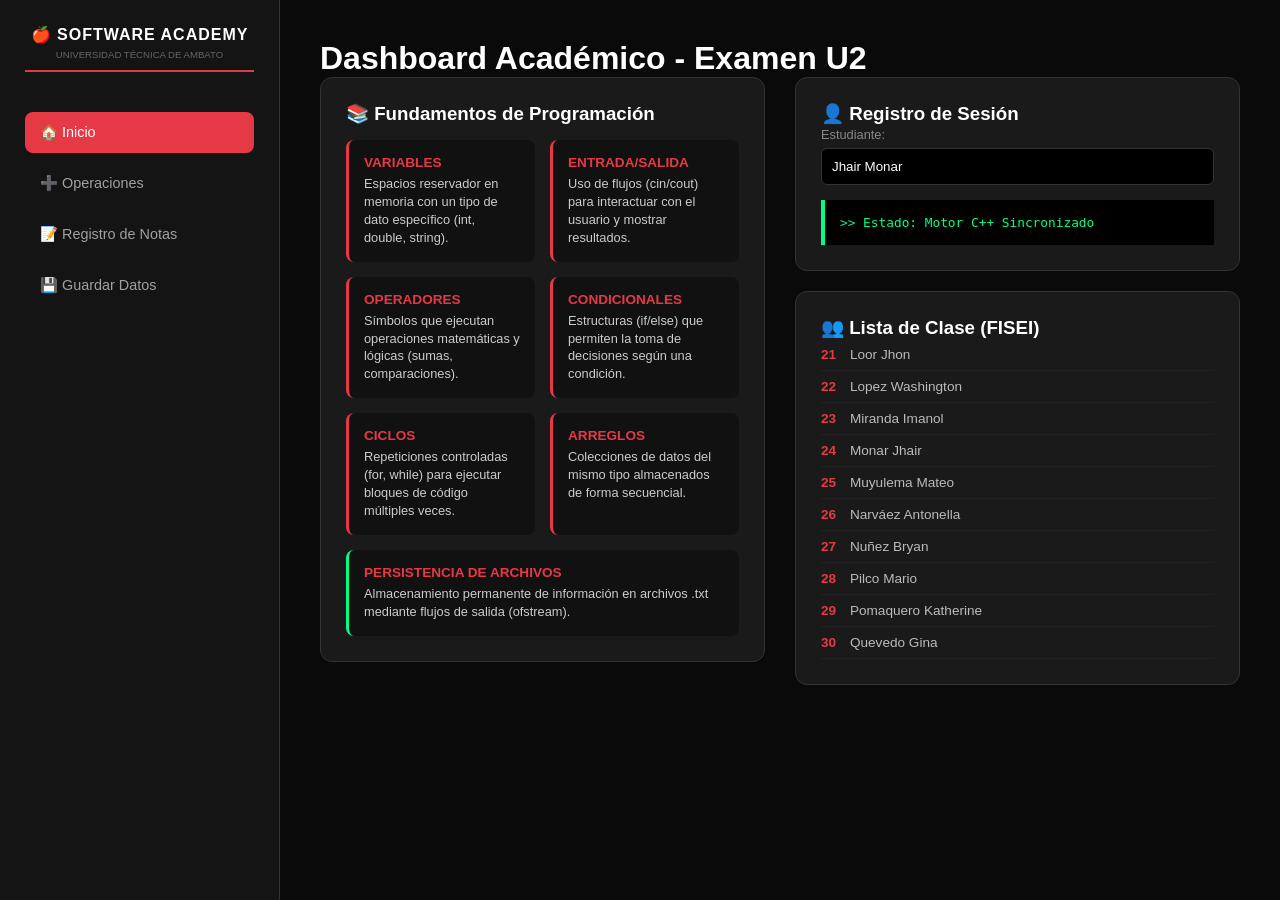
<file: EXAMEN_U2/templates/index.html>
<!DOCTYPE html>
<html lang="es">
<head>
    <meta charset="UTF-8">
    <link rel="stylesheet" href="../static/style.css">
    <title>Software Academy UTA</title>
</head>
<body>
    <div class="sidebar">
        <div class="brand">
            <h2>🍎 SOFTWARE ACADEMY</h2>
            <p style="font-size: 0.6rem; color: #666; margin-top:5px;">UNIVERSIDAD TÉCNICA DE AMBATO</p>
        </div>
        <nav class="menu">
            <a href="index.html" class="active">🏠 Inicio</a>
            <a href="operaciones.html">➕ Operaciones</a>
            <a href="notas.html">📝 Registro de Notas</a>
            <a href="guardar.html">💾 Guardar Datos</a>
        </nav>
    </div>

    <main class="main-content">
        <h1>Dashboard Académico - Examen U2</h1>
        
        <div class="dashboard-grid">
            
            <section>
                <div class="card">
                    <h3>📚 Fundamentos de Programación</h3>
                    <div class="concept-grid">
                        <div class="concept-item">
                            <h4>Variables</h4>
                            <p>Espacios reservador en memoria con un tipo de dato específico (int, double, string).</p>
                        </div>
                        <div class="concept-item">
                            <h4>Entrada/Salida</h4>
                            <p>Uso de flujos (cin/cout) para interactuar con el usuario y mostrar resultados.</p>
                        </div>
                        <div class="concept-item">
                            <h4>Operadores</h4>
                            <p>Símbolos que ejecutan operaciones matemáticas y lógicas (sumas, comparaciones).</p>
                        </div>
                        <div class="concept-item">
                            <h4>Condicionales</h4>
                            <p>Estructuras (if/else) que permiten la toma de decisiones según una condición.</p>
                        </div>
                        <div class="concept-item">
                            <h4>Ciclos</h4>
                            <p>Repeticiones controladas (for, while) para ejecutar bloques de código múltiples veces.</p>
                        </div>
                        <div class="concept-item">
                            <h4>Arreglos</h4>
                            <p>Colecciones de datos del mismo tipo almacenados de forma secuencial.</p>
                        </div>
                    </div>
                    <div class="concept-item" style="margin-top: 15px; border-left-color: #00ff88;">
                        <h4>Persistencia de Archivos</h4>
                        <p>Almacenamiento permanente de información en archivos .txt mediante flujos de salida (ofstream).</p>
                    </div>
                </div>
            </section>

            <section>
                <div class="card">
                    <h3>👤 Registro de Sesión</h3>
                    <div style="margin-bottom: 15px;">
                        <label style="font-size: 0.8rem; color: #888;">Estudiante:</label>
                        <input type="text" value="Jhair Monar" readonly>
                    </div>
                    <div class="terminal">>> Estado: Motor C++ Sincronizado</div>
                </div>

                <div class="card">
                    <h3>👥 Lista de Clase (FISEI)</h3>
                    <div class="student-list">
                        <div class="student-item"><span>21</span> Loor Jhon</div>
                        <div class="student-item"><span>22</span> Lopez Washington</div>
                        <div class="student-item"><span>23</span> Miranda Imanol</div>
                        <div class="student-item"><span>24</span> Monar Jhair</div>
                        <div class="student-item"><span>25</span> Muyulema Mateo</div>
                        <div class="student-item"><span>26</span> Narváez Antonella</div>
                        <div class="student-item"><span>27</span> Nuñez Bryan</div>
                        <div class="student-item"><span>28</span> Pilco Mario</div>
                        <div class="student-item"><span>29</span> Pomaquero Katherine</div>
                        <div class="student-item"><span>30</span> Quevedo Gina</div>
                    </div>
                </div>
            </section>

        </div>
    </main>
</body>
</html>
</file>
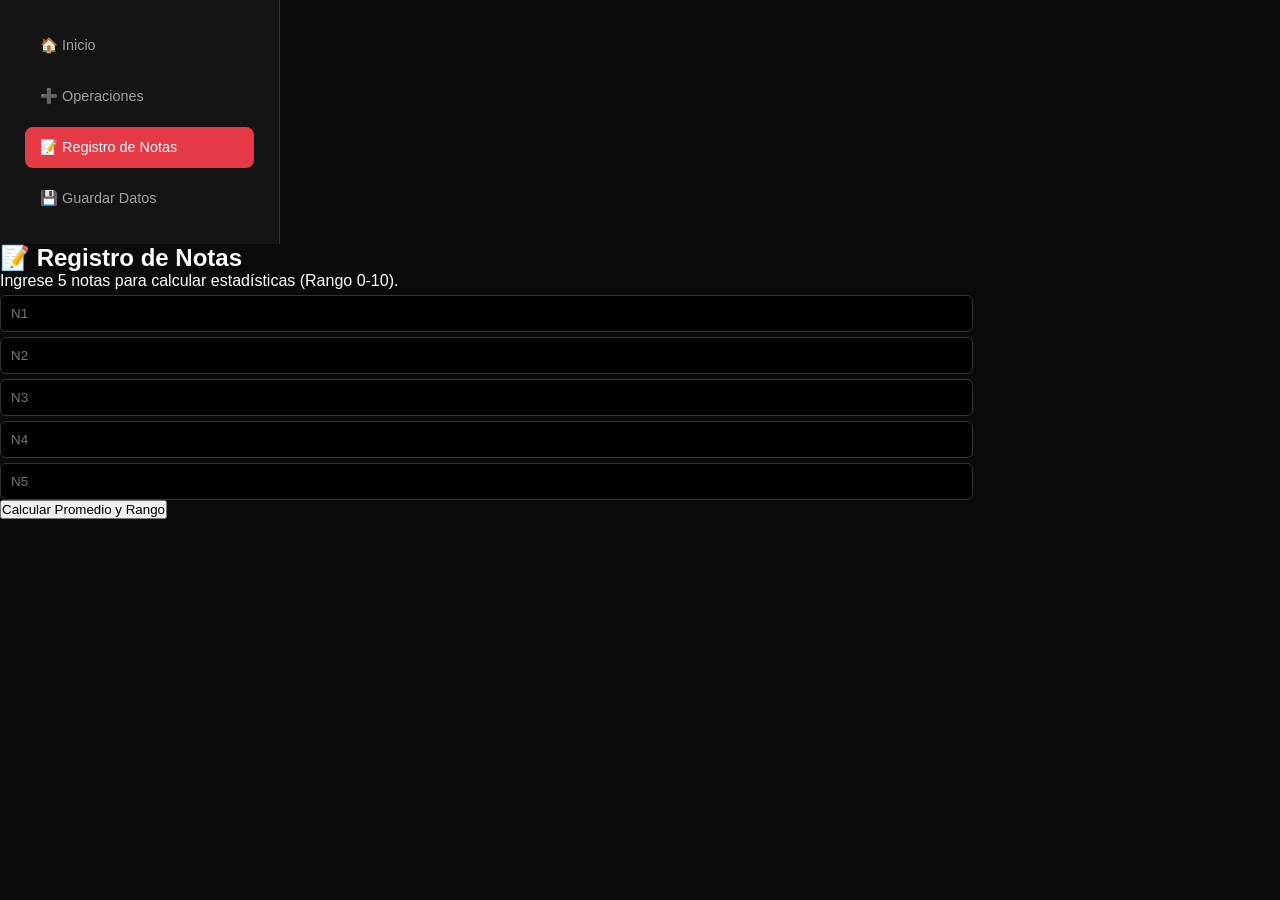
<file: EXAMEN_U2/templates/notas.html>
<!DOCTYPE html>
<html lang="es">
<head>
    <meta charset="UTF-8">
    <link rel="stylesheet" href="../static/style.css">
    <title>Notas - Software Academy</title>
</head>
<body>
    <div class="dashboard">
        <aside class="sidebar">
            <nav class="menu">
                <a href="index.html"><span>🏠</span> Inicio</a>
                <a href="operaciones.html"><span>➕</span> Operaciones</a>
                <a href="notas.html" class="active"><span>📝</span> Registro de Notas</a>
                <a href="guardar.html"><span>💾</span> Guardar Datos</a>
            </nav>
        </aside>

        <main class="content">
            <section class="welcome-card">
                <h1>📝 Registro de Notas</h1>
                <p>Ingrese 5 notas para calcular estadísticas (Rango 0-10).</p>
                
                <div class="form-group" style="grid-template-columns: repeat(5, 1fr);">
                    <input type="number" class="grade" placeholder="N1">
                    <input type="number" class="grade" placeholder="N2">
                    <input type="number" class="grade" placeholder="N3">
                    <input type="number" class="grade" placeholder="N4">
                    <input type="number" class="grade" placeholder="N5">
                </div>
                <button class="btn-primary" onclick="procesarNotas()">Calcular Promedio y Rango</button>

                <div id="grade-terminal" class="terminal" style="display:none;"></div>
            </section>
        </main>
    </div>

    <script>
        function procesarNotas() {
            const inputs = document.querySelectorAll('.grade');
            let notas = []; [cite: 16]
            let suma = 0; [cite: 17]
            let aprobados = 0; [cite: 39]
            let reprobados = 0; [cite: 40]

            inputs.forEach(input => {
                let val = parseFloat(input.value) || 0;
                notas.push(val);
                suma += val;
                if (val >= 7) aprobados++; else reprobados++;
            });

            let promedio = (suma / 5).toFixed(2); [cite: 35, 36]
            let mayor = Math.max(...notas); [cite: 37]
            let menor = Math.min(...notas); [cite: 38]

            const term = document.getElementById('grade-terminal');
            term.style.display = 'block';
            term.innerHTML = `>> Promedio: ${promedio}<br>>> Nota Mayor: ${mayor}<br>>> Nota Menor: ${menor}<br>>> Aprobados: ${aprobados}<br>>> Reprobados: ${reprobados}`;
        }
    </script>
</body>
</html>
</file>
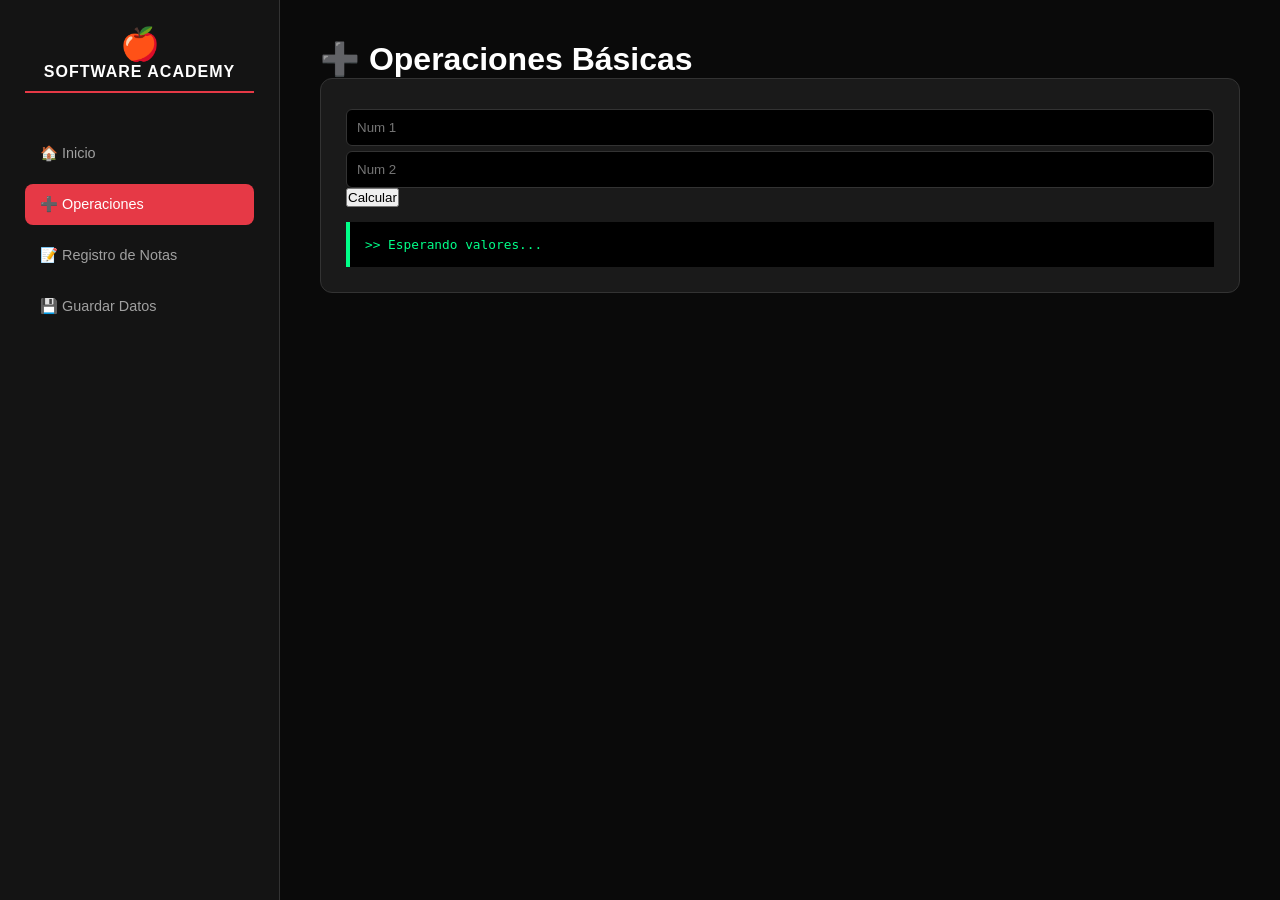
<file: EXAMEN_U2/templates/operaciones.html>
<!DOCTYPE html>
<html lang="es">
<head>
    <meta charset="UTF-8">
    <link rel="stylesheet" href="../static/style.css">
    <title>Operaciones - UTA</title>
</head>
<body>
    <div class="sidebar">
        <div class="brand"><h1>🍎</h1><h2>SOFTWARE ACADEMY</h2></div>
        <nav class="menu">
            <a href="index.html">🏠 Inicio</a>
            <a href="operaciones.html" class="active">➕ Operaciones</a>
            <a href="notas.html">📝 Registro de Notas</a>
            <a href="guardar.html">💾 Guardar Datos</a>
        </nav>
    </div>
    <main class="main-content">
        <h1>➕ Operaciones Básicas</h1>
        <div class="card">
            <div class="form-group">
                <input type="number" id="n1" placeholder="Num 1">
                <input type="number" id="n2" placeholder="Num 2">
            </div>
            <button class="btn-primary" onclick="calc()">Calcular</button>
            <div class="terminal" id="res">>> Esperando valores...</div>
        </div>
    </main>
    <script>
        function calc() {
            let a = parseFloat(document.getElementById('n1').value);
            let b = parseFloat(document.getElementById('n2').value);
            document.getElementById('res').innerText = `>> SUMA: ${a+b} | RESTA: ${a-b} | MULT: ${a*b} | DIV: ${b!=0 ? (a/b).toFixed(2) : 'Error'}`;
        }
    </script>
</body>
</html>
</file>
<file: EXAMEN_U2/static/style.css>
:root {
    --bg: #0a0a0a;
    --sidebar-bg: #141414;
    --accent: #e63946;
    --card: #1a1a1a;
    --border: #333;
    --text: #ffffff;
    --text-dim: #a0a0a0;
}

* { box-sizing: border-box; margin: 0; padding: 0; }

body {
    font-family: 'Segoe UI', sans-serif;
    background-color: var(--bg);
    color: var(--text);
    display: flex;
    height: 100vh;
    overflow: hidden;
}

/* Sidebar */
.sidebar {
    width: 280px;
    background-color: var(--sidebar-bg);
    border-right: 1px solid var(--border);
    display: flex;
    flex-direction: column;
    padding: 25px;
}

.brand { text-align: center; margin-bottom: 40px; border-bottom: 2px solid var(--accent); padding-bottom: 10px; }
.brand h2 { font-size: 1rem; letter-spacing: 1px; }

.menu { display: flex; flex-direction: column; gap: 10px; }
.menu a {
    text-decoration: none;
    color: var(--text-dim);
    padding: 12px 15px;
    border-radius: 8px;
    transition: 0.3s;
    font-size: 0.9rem;
}

.menu a:hover, .menu a.active { background-color: var(--accent); color: white; }

/* Main Content */
.main-content { flex: 1; padding: 40px; overflow-y: auto; }

.dashboard-grid {
    display: grid;
    grid-template-columns: 1fr 1fr;
    gap: 30px;
}

.card {
    background-color: var(--card);
    padding: 25px;
    border-radius: 12px;
    border: 1px solid var(--border);
    margin-bottom: 20px;
}

/* Sección de Conceptos */
.concept-grid {
    display: grid;
    grid-template-columns: 1fr 1fr;
    gap: 15px;
    margin-top: 15px;
}

.concept-item {
    background: #111;
    padding: 15px;
    border-radius: 8px;
    border-left: 3px solid var(--accent);
}

.concept-item h4 { font-size: 0.85rem; color: var(--accent); margin-bottom: 5px; text-transform: uppercase; }
.concept-item p { font-size: 0.8rem; color: #ccc; line-height: 1.4; }

/* Lista de Estudiantes */
.student-list { max-height: 350px; overflow-y: auto; }
.student-item { padding: 8px 0; border-bottom: 1px solid #222; font-size: 0.85rem; color: #bbb; }
.student-item span { color: var(--accent); font-weight: bold; margin-right: 10px; }

.terminal {
    background: #000;
    border-left: 4px solid #00ff88;
    padding: 15px;
    color: #00ff88;
    font-family: monospace;
    font-size: 0.8rem;
    margin-top: 15px;
}

input {
    width: 100%;
    background: #000;
    border: 1px solid var(--border);
    padding: 10px;
    color: white;
    border-radius: 6px;
    margin-top: 5px;
}
</file>
